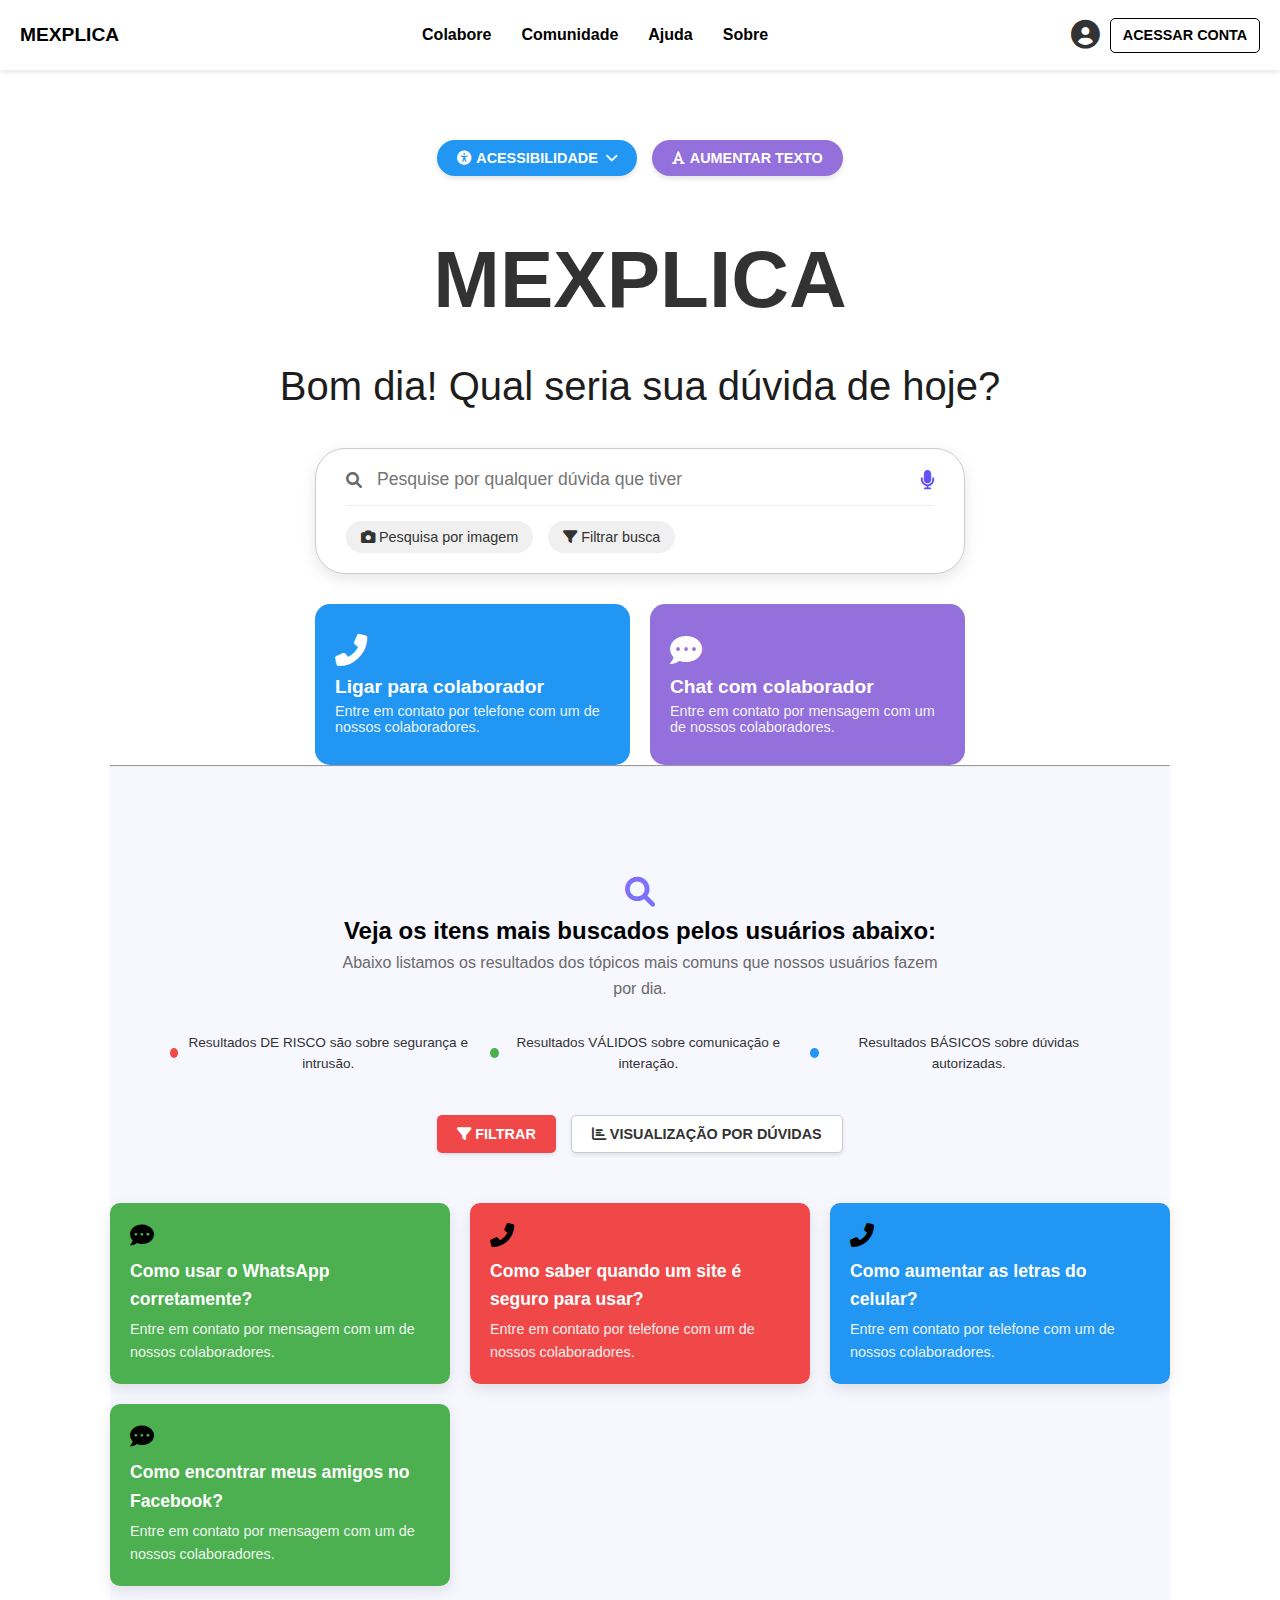
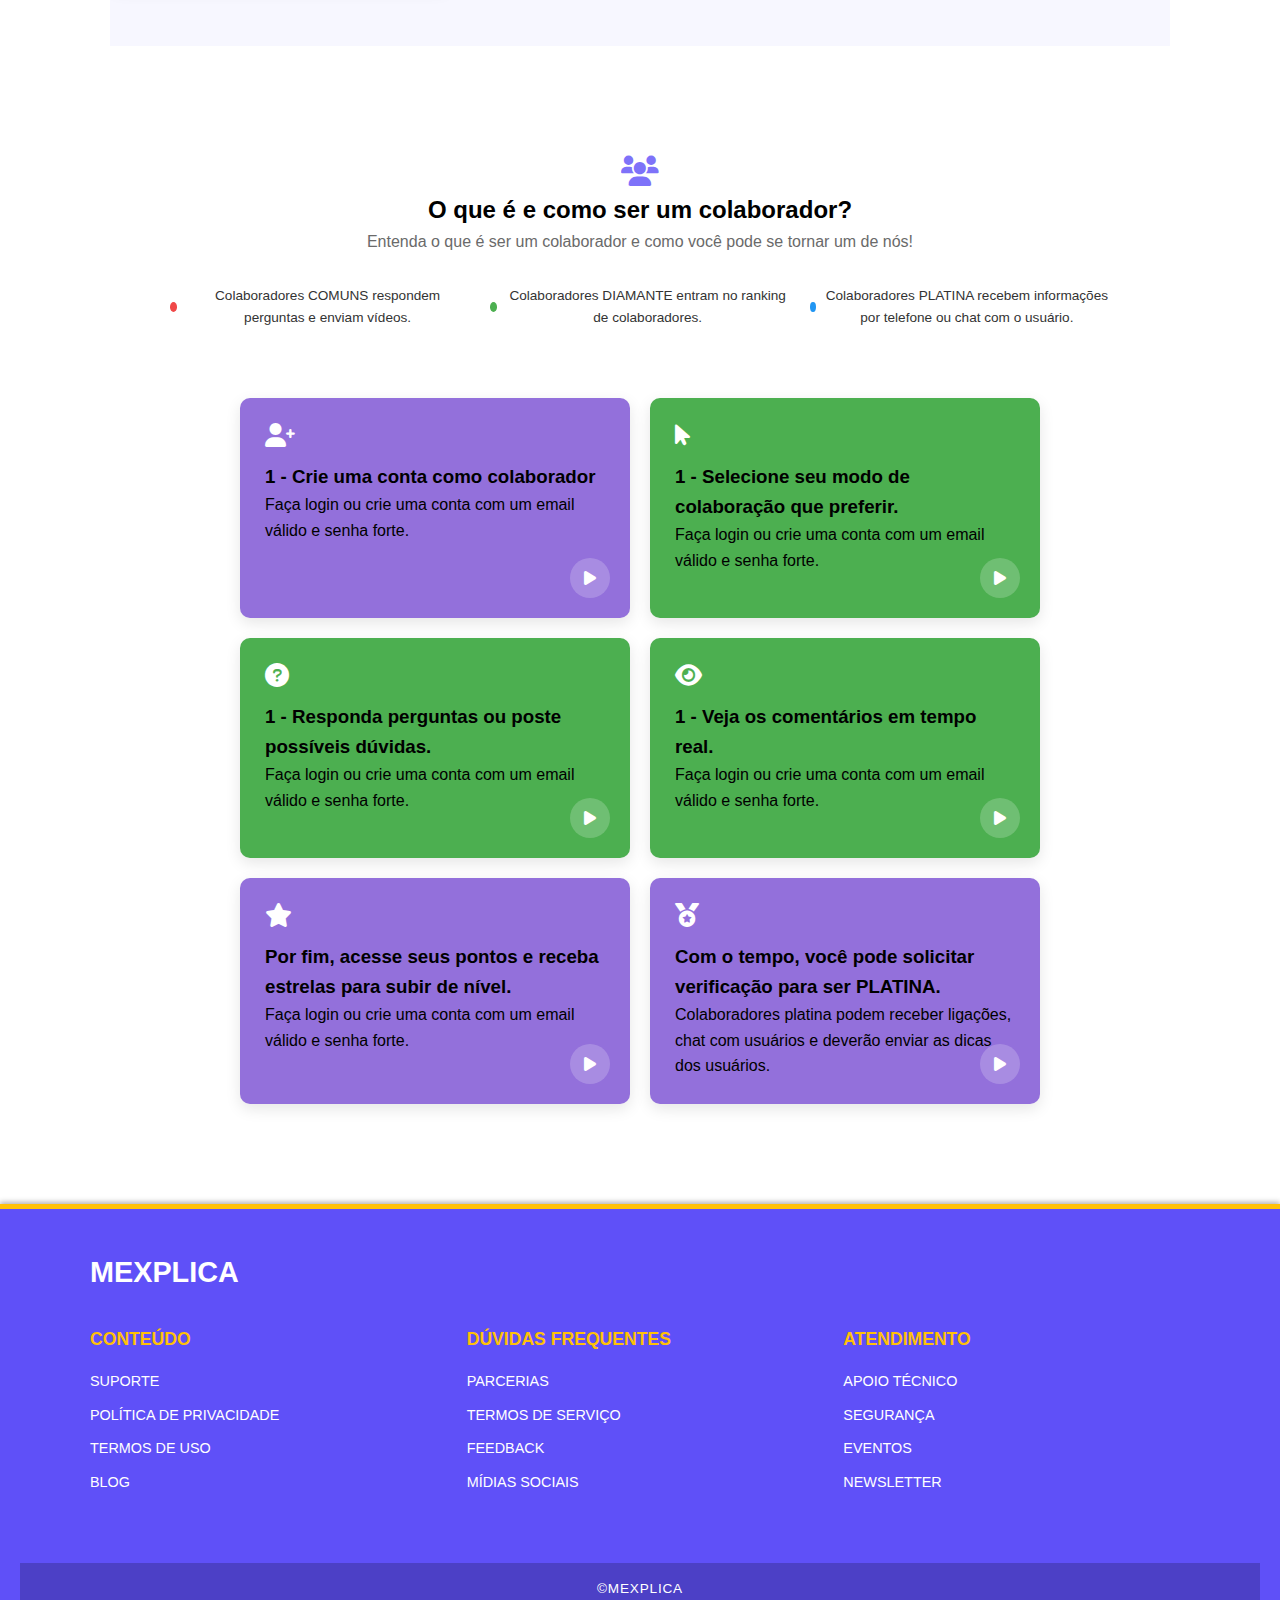
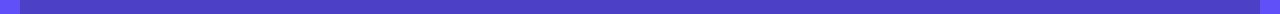
<file: index.html>
<!DOCTYPE html>
<html lang="pt-BR">
<head>
    <meta charset="UTF-8">
    <meta name="viewport" content="width=device-width, initial-scale=1.0">
    <title>MEXPLICA - Ajuda</title>
    <link rel="stylesheet" href="style_welcome.css">
    <link rel="stylesheet" href="https://cdnjs.cloudflare.com/ajax/libs/font-awesome/6.0.0-beta3/css/all.min.css">
</head>
<body> 
    <header>
        <nav>
            <div id="logo-container">
                <a href="#" style="color: #000; text-decoration: none; font-size: 1.2rem; font-weight: bold;">
                    <span>MEXPLICA</span>
                </a>
            </div>
            
            <ul id="lista" type="none">
                <li><a href="#">Colabore</a></li>
                <li><a href="#">Comunidade</a></li>
                <li><a href="#">Ajuda</a></li>
                <li><a href="#">Sobre</a></li>
            </ul>

            <div id="user-controls">
                <i class="fas fa-user-circle user-icon"></i>
                <a href="cadastro.html"><input type="button" value="acessar conta" id="acessarContaBtn"></a>
            </div>
        </nav>
    </header>
    <main>
        <div class="content-wrapper"> 
            
            <div id="config-buttons">
                <button class="config-btn blue-btn">
                    <i class="fas fa-universal-access" style="margin-right: 5px;"></i> ACESSIBILIDADE 
                    <i class="fas fa-chevron-down" style="margin-left: 8px; font-size: 0.8rem;"></i>
                </button>
                <button class="config-btn purple-btn">
                    <i class="fas fa-font" style="margin-right: 5px;"></i> AUMENTAR TEXTO
                </button>
            </div>
            
            <div id="main-icon">
                <a href="#" style="color: #000; text-decoration: none; font-size: 1.2rem; font-weight: bold; ">
                    <span style="font-size: 80px;">MEXPLICA</span>
                </a>
            </div>

            <h1>Bom dia! Qual seria sua dúvida de hoje?</h1>

            <div id="search-box-container">
                <div id="search-input-area">
                    <i class="fas fa-search"></i>
                    <input type="text" placeholder="Pesquise por qualquer dúvida que tiver" aria-label="Pesquisar">
                    <i class="fas fa-microphone" id="search-voice-btn" aria-label="Pesquisa por voz"></i>
                </div>

                <div id="search-options">
                    <button class="option-btn"><i class="fas fa-camera"></i> Pesquisa por imagem</button>
                    <button class="option-btn"><i class="fas fa-filter"></i> Filtrar busca</button>
                </div>
            </div>
            
            <div id="contact-options">
                <button class="contact-btn call-btn">
                    <i class="fas fa-phone-alt"></i>
                    <h2>Ligar para colaborador</h2>
                    <p>Entre em contato por telefone com um de nossos colaboradores.</p>
                </button>
                <button class="contact-btn chat-btn">
                    <i class="fas fa-comment-dots"></i>
                    <h2>Chat com colaborador</h2>
                    <p>Entre em contato por mensagem com um de nossos colaboradores.</p>
                </button>
            </div>
        </div>

        <hr> 
        
        <section id="most-searched-section">
            <div class="content-wrapper">
                <i class="fas fa-search search-icon-lg"></i>
                <h2>Veja os itens mais buscados pelos usuários abaixo:</h2>
                <p class="section-subtitle">
                    Abaixo listamos os resultados dos tópicos mais comuns que nossos usuários fazem por dia.
                </p>

                <div id="status-indicators">
                    <div class="indicator">
                        <span class="dot red-dot"></span>
                        <span class="text">Resultados DE RISCO são sobre segurança e intrusão.</span>
                    </div>
                    <div class="indicator">
                        <span class="dot green-dot"></span>
                        <span class="text">Resultados VÁLIDOS sobre comunicação e interação.</span>
                    </div>
                    <div class="indicator">
                        <span class="dot blue-dot"></span>
                        <span class="text">Resultados BÁSICOS sobre dúvidas autorizadas.</span>
                    </div>
                </div>

                <div id="filter-buttons">
                    <button class="filter-btn primary-btn"><i class="fas fa-filter"></i> FILTRAR </button>
                    <button class="filter-btn secondary-btn"><i class="fas fa-chart-bar"></i> VISUALIZAÇÃO POR DÚVIDAS</button>
                </div>

                <div id="topic-cards-grid">
                    <div class="topic-card valid-card">
                        <i class="fas fa-comment-dots"></i>
                        <h3>Como usar o WhatsApp corretamente?</h3>
                        <p>Entre em contato por mensagem com um de nossos colaboradores.</p>
                    </div>
                    <div class="topic-card risk-card">
                        <i class="fas fa-phone-alt"></i>
                        <h3>Como saber quando um site é seguro para usar?</h3>
                        <p>Entre em contato por telefone com um de nossos colaboradores.</p>
                    </div>
                    <div class="topic-card basic-card">
                        <i class="fas fa-phone-alt"></i>
                        <h3>Como aumentar as letras do celular?</h3>
                        <p>Entre em contato por telefone com um de nossos colaboradores.</p>
                    </div>
                    <div class="topic-card valid-card">
                        <i class="fas fa-comment-dots"></i>
                        <h3>Como encontrar meus amigos no Facebook?</h3>
                        <p>Entre em contato por mensagem com um de nossos colaboradores.</p>
                    </div>
                </div>
            </div>
        </section>

        <section id="collaborator-section">
            <div class="content-wrapper">
                <i class="fas fa-users users-icon-lg"></i>
                <h2>O que é e como ser um colaborador?</h2>
                <p class="section-subtitle">
                    Entenda o que é ser um colaborador e como você pode se tornar um de nós!
                </p>

                <div id="collaborator-indicators">
                    <div class="indicator">
                        <span class="dot red-dot"></span>
                        <span class="text">Colaboradores COMUNS respondem perguntas e enviam vídeos.</span>
                    </div>
                    <div class="indicator">
                        <span class="dot green-dot"></span>
                        <span class="text">Colaboradores DIAMANTE entram no ranking de colaboradores.</span>
                    </div>
                    <div class="indicator">
                        <span class="dot blue-dot"></span>
                        <span class="text">Colaboradores PLATINA recebem informações por telefone ou chat com o usuário.</span>
                    </div>
                </div>

                <div id="steps-grid">
                    <div class="step-card purple-step">
                        <i class="fas fa-user-plus"></i>
                        <h3>1 - Crie uma conta como colaborador</h3>
                        <p>Faça login ou crie uma conta com um email válido e senha forte.</p>
                        <div class="play-button"><i class="fas fa-play"></i></div>
                    </div>
                    <div class="step-card green-step">
                        <i class="fas fa-mouse-pointer"></i>
                        <h3>1 - Selecione seu modo de colaboração que preferir.</h3>
                        <p>Faça login ou crie uma conta com um email válido e senha forte.</p>
                        <div class="play-button"><i class="fas fa-play"></i></div>
                    </div>
                    <div class="step-card green-step">
                        <i class="fas fa-question-circle"></i>
                        <h3>1 - Responda perguntas ou poste possíveis dúvidas.</h3>
                        <p>Faça login ou crie uma conta com um email válido e senha forte.</p>
                        <div class="play-button"><i class="fas fa-play"></i></div>
                    </div>
                    <div class="step-card green-step">
                        <i class="fas fa-eye"></i>
                        <h3>1 - Veja os comentários em tempo real.</h3>
                        <p>Faça login ou crie uma conta com um email válido e senha forte.</p>
                        <div class="play-button"><i class="fas fa-play"></i></div>
                    </div>
                    <div class="step-card purple-step">
                        <i class="fas fa-star"></i>
                        <h3>Por fim, acesse seus pontos e receba estrelas para subir de nível.</h3>
                        <p>Faça login ou crie uma conta com um email válido e senha forte.</p>
                        <div class="play-button"><i class="fas fa-play"></i></div>
                    </div>
                    <div class="step-card purple-step">
                        <i class="fas fa-medal"></i>
                        <h3>Com o tempo, você pode solicitar verificação para ser PLATINA.</h3>
                        <p>Colaboradores platina podem receber ligações, chat com usuários e deverão enviar as dicas dos usuários.</p>
                        <div class="play-button"><i class="fas fa-play"></i></div>
                    </div>
                </div>
            </div>
        </section>
    </main>
    
    <footer>
        <div id="footer-content-wrapper">
            <div id="footer-logo-full">
                <span>MEXPLICA</span>
            </div>

            <div class="footer-columns">
                <div class="footer-column">
                    <h4>CONTEÚDO</h4>
                    <ul>
                        <li><a href="#">SUPORTE</a></li>
                        <li><a href="#">POLÍTICA DE PRIVACIDADE</a></li>
                        <li><a href="#">TERMOS DE USO</a></li>
                        <li><a href="#">BLOG</a></li>
                    </ul>
                </div>

                <div class="footer-column">
                    <h4>DÚVIDAS FREQUENTES</h4>
                    <ul>
                        <li><a href="#">PARCERIAS</a></li>
                        <li><a href="#">TERMOS DE SERVIÇO</a></li>
                        <li><a href="#">FEEDBACK</a></li>
                        <li><a href="#">MÍDIAS SOCIAIS</a></li>
                    </ul>
                </div>

                <div class="footer-column">
                    <h4>ATENDIMENTO</h4>
                    <ul>
                        <li><a href="#">APOIO TÉCNICO</a></li>
                        <li><a href="#">SEGURANÇA</a></li>
                        <li><a href="#">EVENTOS</a></li>
                        <li><a href="#">NEWSLETTER</a></li>
                    </ul>
                </div>
            </div>
        </div>
        <div id="footer-copyright">
            <aside>
                <a href="https://github.com/wladneijr" target="_blank" style="color: white; text-decoration: none;">
                    <p>&copy;MEXPLICA</p>
                </a>
            </aside>
        </div>
    </footer>
</body>
</html>
</file>
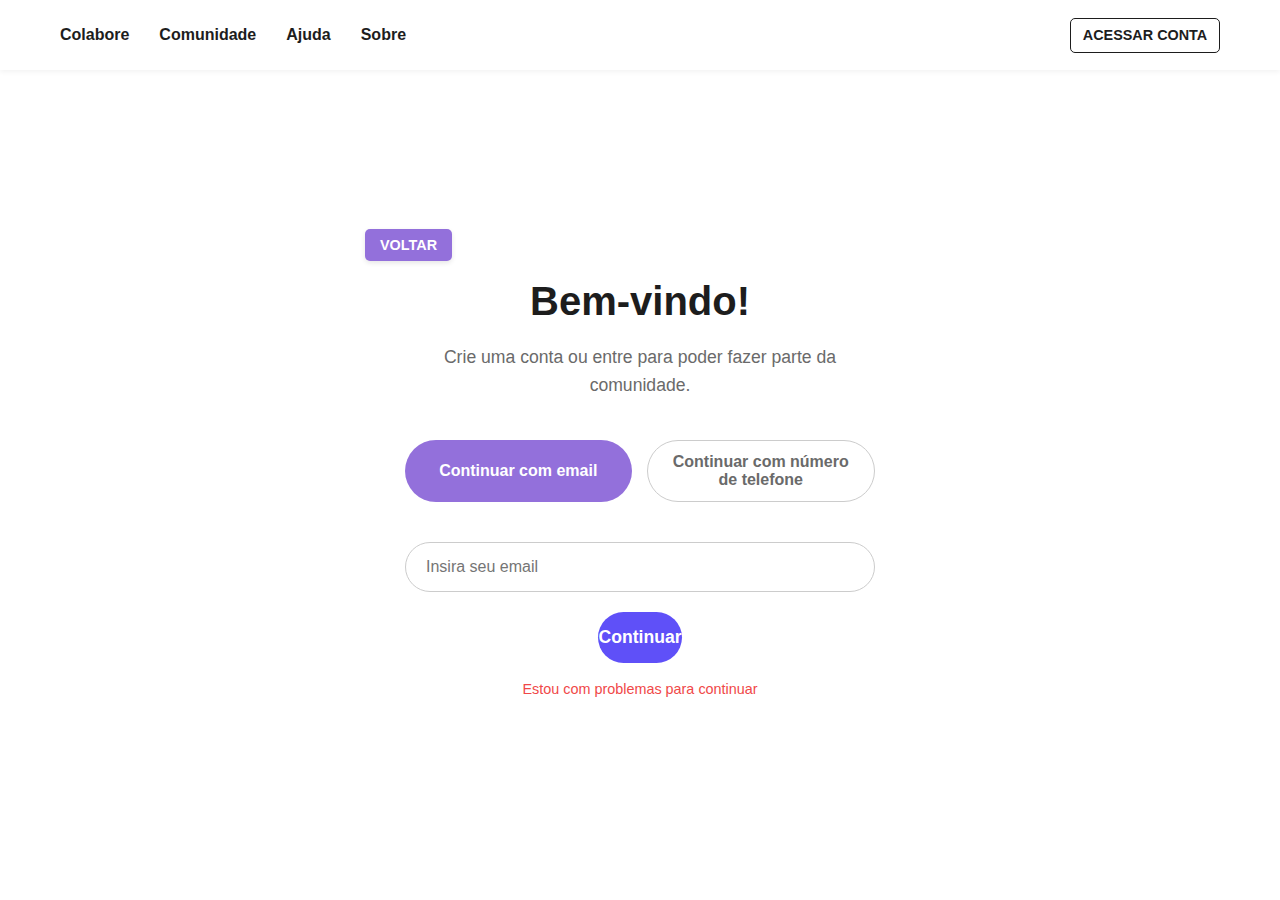
<file: cadastro.html>
<!DOCTYPE html>
<html lang="pt-BR">
<head>
    <meta charset="UTF-8">
    <meta name="viewport" content="width=device-width, initial-scale=1.0">
    <title>Netinho | Bem-vindo</title>
    <link rel="stylesheet" href="style_cadastro.css"> 
    <link rel="stylesheet" href="https://cdnjs.cloudflare.com/ajax/libs/font-awesome/6.0.0-beta3/css/all.min.css">
</head>
<body> 
    <header>
        <nav id="cadastro-nav">
            
            <ul id="lista" type="none">
                <li><a href="#">Colabore</a></li>
                <li><a href="#">Comunidade</a></li>
                <li><a href="#">Ajuda</a></li>
                <li><a href="#">Sobre</a></li>
            </ul>

            <input type="button" value="acessar conta" id="acessarContaBtn">
        </nav>
    </header>

    <main id="cadastro-main">
        <div class="cadastro-content">
            
            <a href="landing_page.html">
                <button id="back-button">
                    VOLTAR
                </button>
            </a>


            <h1 class="cadastro-title">Bem-vindo!</h1>
            <p class="cadastro-subtitle">Crie uma conta ou entre para poder fazer parte da comunidade.</p>

            <div id="signup-options">
                <button class="option-button primary-option">Continuar com email</button>
                <button class="option-button secondary-option">Continuar com número de telefone</button>
            </div>

            <form id="email-form">
                <input 
                type="email" 
                placeholder="Insira seu email" 
                aria-label="Insira seu email" 
                required
                pattern="[a-zA-Z0-9._%+-]+@[a-zA-Z0-9.-]+\.[a-zA-Z]{2,}$"
                title="Por favor, insira um endereço de e-mail válido (ex: nome@exemplo.com)" >
            <a href="index.html"><button type="submit" class="continue-button">Continuar</button></a>
                <p class="form-error-message">Estou com problemas para continuar</p>
            </form>

        </div>
    </main>
    
    </body>
</html>
</file>
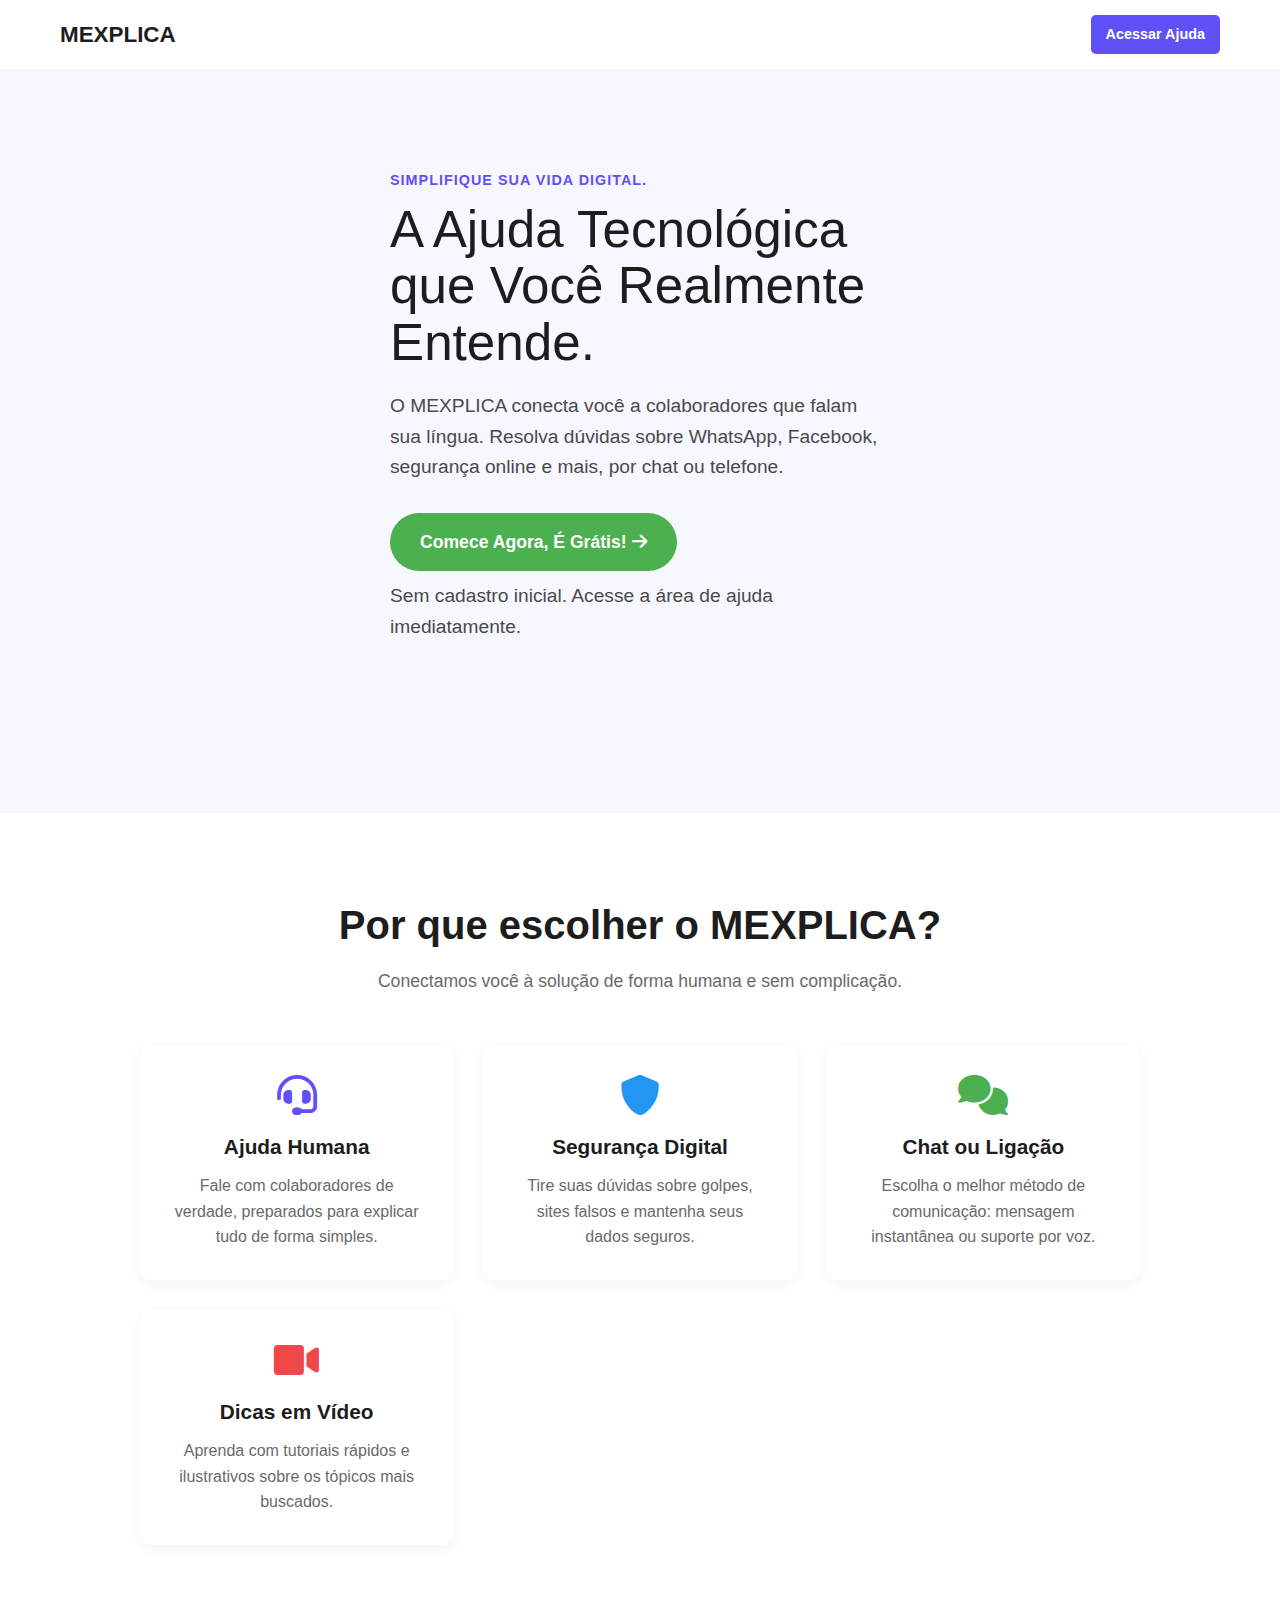
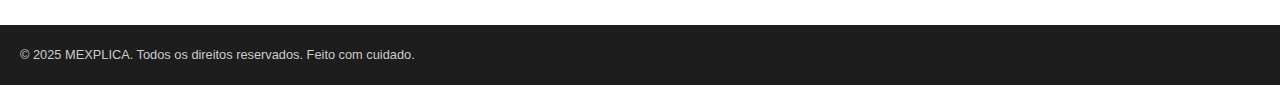
<file: landing_page.html>
<!DOCTYPE html>
<html lang="pt-BR">
<head>
    <meta charset="UTF-8">
    <meta name="viewport" content="width=device-width, initial-scale=1.0">
    <title>MEXPLICA | Ajuda Tecnológica Simplificada</title>
    <link rel="stylesheet" href="style_landing.css">
    <link rel="stylesheet" href="https://cdnjs.cloudflare.com/ajax/libs/font-awesome/6.0.0-beta3/css/all.min.css">
</head>
<body> 
    <header id="landing-header">
        <nav>
            <div id="logo-container">
                <span class="logo-text">MEXPLICA</span>
            </div>
            <a href="index.html" class="btn-primary-small">Acessar Ajuda</a>
        </nav>
    </header>

    <main>
        <section id="hero-section">
            <div class="hero-content">
                <span class="tagline">Simplifique sua vida digital.</span>
                <h1>A Ajuda Tecnológica que Você Realmente Entende.</h1>
                <p>
                    O MEXPLICA conecta você a colaboradores que falam sua língua. Resolva dúvidas sobre WhatsApp, Facebook, segurança online e mais, por chat ou telefone.
                </p>
                <div class="hero-cta-group">
                    <a href="index.html" class="btn-cta">
                        Comece Agora, É Grátis! <i class="fas fa-arrow-right"></i>
                    </a>
                    <p class="small-text">Sem cadastro inicial. Acesse a área de ajuda imediatamente.</p>
                </div>
            </div>
                
            </div>
        </section>
        
        <section id="benefits-section">
            <div class="section-header">
                <h2>Por que escolher o MEXPLICA?</h2>
                <p>Conectamos você à solução de forma humana e sem complicação.</p>
            </div>
            <div class="benefits-grid">
                <div class="benefit-card">
                    <i class="fas fa-headset icon-benefit purple"></i>
                    <h3>Ajuda Humana</h3>
                    <p>Fale com colaboradores de verdade, preparados para explicar tudo de forma simples.</p>
                </div>
                <div class="benefit-card">
                    <i class="fas fa-shield-alt icon-benefit blue"></i>
                    <h3>Segurança Digital</h3>
                    <p>Tire suas dúvidas sobre golpes, sites falsos e mantenha seus dados seguros.</p>
                </div>
                <div class="benefit-card">
                    <i class="fas fa-comments icon-benefit green"></i>
                    <h3>Chat ou Ligação</h3>
                    <p>Escolha o melhor método de comunicação: mensagem instantânea ou suporte por voz.</p>
                </div>
                <div class="benefit-card">
                    <i class="fas fa-video icon-benefit red"></i>
                    <h3>Dicas em Vídeo</h3>
                    <p>Aprenda com tutoriais rápidos e ilustrativos sobre os tópicos mais buscados.</p>
                </div>
            </div>
        </section>

    </main>
    
    <footer id="landing-footer">
        <p>&copy; 2025 MEXPLICA. Todos os direitos reservados. Feito com cuidado.</p>
    </footer>
</body>
</html>
</file>
<file: style_welcome.css>
* {
    margin: 0;
    padding: 0;
    box-sizing: border-box;
}

:root {
    --cor-principal: #5F50F8; /* Roxo */
    --cor-secundaria: #fff;
    --cor-texto-principal: #1d1d1d;
    --cor-texto-secundario: #6a6a6a;
    --cor-suporte: #FFC107; /* Amarelo/Laranja */
    --cor-btn-azul: #2196F3;
    --cor-btn-roxo: #9370DB;
    --cor-btn-verde: #4CAF50;
    --cor-btn-vermelho: #f04848;
    --cor-fundo-secao: #f7f7ff;
}

body {
    background: #fff;
    font-family: 'Segoe UI', Tahoma, Geneva, Verdana, sans-serif;
    color: #000000;
    line-height: 1.6;
    min-height: 100vh;
    display: flex;
    flex-direction: column;
}

header {
    margin-bottom: 20px;
}

nav {
    background-color: #ffffff;
    box-shadow: 0 2px 5px rgba(0, 0, 0, 0.1); 
    padding: 0 20px; 
    display: flex; 
    align-items: center; 
    justify-content: space-between;
    height: 70px; 
    position: relative;
}

#logo-container {
    flex-grow: 0;
}

nav ul#lista {
    list-style: none;
    display: flex;
    gap: 30px;
    padding: 0; 
    flex-grow: 1;
    justify-content: center; /* Centraliza os links */
}

nav ul#lista li {
    cursor: pointer;
    font-weight: 600;
    font-size: 1rem;
    transition: color 0.3s ease;
    user-select: none;
}

nav ul#lista li a {
    color: #000;
    text-decoration: none;
}

nav ul#lista li:hover a {
    color: var(--cor-principal); 
}


#user-controls {
    display: flex;
    align-items: center;
    gap: 10px;
}

.user-icon {
    font-size: 1.8rem;
    color: #333; 
    cursor: pointer;
}

#acessarContaBtn {
    background-color: #ffffff; 
    color: #000;
    border: 1px solid #000; 
    border-radius: 5px; 
    height: 35px;
    width: 150px;
    font-weight: bold;
    cursor: pointer;
    transition: background-color 0.3s ease;
    text-transform: uppercase;
    font-size: 0.9rem;
}

#acessarContaBtn:hover {
    background-color: #f0f0f0;
}


main {
    flex-grow: 1;
    max-width: 1100px; 
    margin: 0 auto 40px;
    padding: 0 20px;
    width: 100%;
}

.content-wrapper { 
    display: flex;
    flex-direction: column;
    align-items: center;
    padding-top: 50px; 
}

h1{
    color: var(--cor-texto-principal);
    font-size: 40px;
    text-align: center;
    font-weight: 500;
    margin-bottom: 30px;
}

#main-icon {
    font-size: 80px;
    color: var(--cor-principal); 
    margin-bottom: 10px;
    opacity: 0.8;
}

#config-buttons {
    display: flex;
    gap: 15px;
    margin-bottom: 40px;
}

.config-btn {
    display: flex;
    align-items: center;
    padding: 10px 20px;
    border: none;
    border-radius: 20px; 
    color: white;
    font-weight: bold;
    cursor: pointer;
    font-size: 0.9rem;
    box-shadow: 0 3px 5px rgba(0, 0, 0, 0.1);
}

.blue-btn { background-color: var(--cor-btn-azul); }
.purple-btn { background-color: var(--cor-btn-roxo); }

#search-box-container {
    width: 100%;
    max-width: 650px; 
    background-color: white;
    border: 1px solid #ccc;
    border-radius: 30px;
    padding: 20px 30px;
    margin-bottom: 30px;
    box-shadow: 0 5px 15px rgba(0, 0, 0, 0.1);
}

#search-input-area {
    display: flex;
    align-items: center;
    margin-bottom: 15px;
}

#search-input-area input[type="text"] {
    border: none;
    outline: none;
    font-size: 1.1rem;
    width: 100%;
    padding: 0 15px;
}

#search-input-area .fa-search { color: #6a6a6a; }

#search-voice-btn {
    font-size: 1.2rem;
    cursor: pointer;
    color: var(--cor-principal);
}

#search-options {
    display: flex;
    gap: 15px;
    padding-top: 15px;
    border-top: 1px solid #eee;
    margin-top: 10px;
}

.option-btn {
    background-color: #f0f0f0;
    border: none;
    padding: 8px 15px;
    border-radius: 20px;
    font-size: 0.9rem;
    cursor: pointer;
    color: #333;
    font-weight: 500;
}

#contact-options {
    display: flex;
    gap: 20px;
    width: 100%;
    max-width: 650px;
}

.contact-btn {
    flex: 1; 
    padding: 30px 20px;
    border: none;
    border-radius: 15px;
    color: white;
    text-align: left;
    cursor: pointer;
    transition: transform 0.2s ease, box-shadow 0.2s ease;
}

.contact-btn i {
    display: block;
    font-size: 2rem;
    margin-bottom: 10px;
}

.contact-btn h2 {
    color: white;
    font-size: 1.2rem;
    margin-bottom: 5px;
    text-align: left;
    font-weight: bold;
}

.contact-btn p {
    color: white;
    font-size: 0.9rem;
    opacity: 0.9;
}

.call-btn { background-color: var(--cor-btn-azul); }
.chat-btn { background-color: var(--cor-btn-roxo); }

.contact-btn:hover {
    transform: translateY(-5px);
    box-shadow: 0 10px 20px rgba(0, 0, 0, 0.2);
}

section {
    padding: 60px 0;
    text-align: center;
    width: 100%;
}

#most-searched-section {
    background-color: var(--cor-fundo-secao);
}

.search-icon-lg, .users-icon-lg {
    font-size: 30px;
    color: var(--cor-principal); 
    margin-bottom: 5px;
    opacity: 0.8;
}

.section-subtitle {
    max-width: 600px;
    margin: 0 auto 30px;
    color: var(--cor-texto-secundario);
    font-size: 1rem;
}

#status-indicators, #collaborator-indicators {
    display: flex;
    justify-content: center;
    flex-wrap: wrap;
    gap: 20px;
    margin-bottom: 40px;
    padding: 0 10px;
}

.indicator {
    display: flex;
    align-items: center;
    max-width: 300px;
    font-size: 0.85rem;
    font-weight: 500;
    color: #333;
}

.dot {
    display: inline-block;
    width: 10px;
    height: 10px;
    border-radius: 50%;
    margin-right: 8px;
}

.red-dot { background-color: var(--cor-btn-vermelho); }
.green-dot { background-color: var(--cor-btn-verde); }
.blue-dot { background-color: var(--cor-btn-azul); }

/* --- BOTÕES DE FILTRO --- */
#filter-buttons {
    display: flex;
    justify-content: center;
    gap: 15px;
    margin-bottom: 50px;
}

.filter-btn {
    padding: 10px 20px;
    border: none;
    border-radius: 5px;
    font-weight: bold;
    cursor: pointer;
    font-size: 0.9rem;
    box-shadow: 0 2px 4px rgba(0, 0, 0, 0.1);
}

.primary-btn { background-color: var(--cor-btn-vermelho); color: white; }
.secondary-btn { background-color: #fff; color: #333; border: 1px solid #ccc; }

/* --- CARDS DE TÓPICOS MAIS BUSCADOS (GRID) --- */
#topic-cards-grid {
    display: grid;
    grid-template-columns: repeat(auto-fit, minmax(300px, 1fr));
    gap: 20px;
    max-width: 100%;
    margin: 0 auto;
}

.topic-card {
    padding: 20px;
    border-radius: 10px;
    text-align: left;
    box-shadow: 0 5px 15px rgba(0, 0, 0, 0.1);
    transition: transform 0.2s ease;
}

.topic-card:hover { transform: translateY(-5px); }

.topic-card i {
    font-size: 1.5rem;
    margin-bottom: 10px;
    display: block;
}

.topic-card h3 {
    font-size: 1.1rem;
    margin-bottom: 5px;
    color: white;
}

.topic-card p {
    font-size: 0.9rem;
    color: white;
    opacity: 0.9;
}

.valid-card { background-color: var(--cor-btn-verde); } 
.risk-card { background-color: var(--cor-btn-vermelho); } 
.basic-card { background-color: var(--cor-btn-azul); } 


/* --- CARDS DE ETAPAS DO COLABORADOR (GRID) --- */
#steps-grid {
    display: grid;
    grid-template-columns: repeat(2, 1fr);
    gap: 20px;
    max-width: 800px;
    margin: 30px auto 0;
}

.step-card {
    padding: 25px;
    border-radius: 10px;
    text-align: left;
    box-shadow: 0 5px 15px rgba(0, 0, 0, 0.1);
    min-height: 220px;
    position: relative;
}

.step-card i {
    font-size: 1.5rem;
    margin-bottom: 15px;
    display: block;
    color: white;
}

.play-button {
    position: absolute;
    bottom: 20px;
    right: 20px;
    background-color: rgba(255, 255, 255, 0.2);
    border-radius: 50%;
    width: 40px;
    height: 40px;
    display: flex;
    justify-content: center;
    align-items: center;
    cursor: pointer;
    transition: background-color 0.2s ease;
}

.play-button:hover { background-color: rgba(255, 255, 255, 0.4); }

.play-button i {
    font-size: 1rem;
    color: white;
    margin: 0;
}

.purple-step { background-color: var(--cor-btn-roxo); } 
.green-step { background-color: var(--cor-btn-verde); } 

/* --- NOVO FOOTER ESTILOS COMPLETOS --- */
footer {
    background-color: var(--cor-principal); 
    color: var(--cor-secundaria); 
    padding: 40px 20px 0; 
    text-align: center;
    box-shadow: 0 -2px 5px rgba(0, 0, 0, 0.3);
    border-top: 5px solid var(--cor-suporte); /* Linha amarela no topo */
}

#footer-content-wrapper {
    display: flex;
    justify-content: space-between;
    max-width: 1100px; 
    margin: 0 auto;
    padding-bottom: 30px;
    flex-wrap: wrap;
}

#footer-logo-full {
    display: flex;
    flex-direction: column; 
    align-items: flex-start;
    font-size: 2.5rem; 
    font-weight: bold;
    color: white;
    margin-bottom: 30px;
    flex-basis: 100%; 
    text-align: left;
}

#footer-logo-full i {
    font-size: 3rem; 
    margin-bottom: 10px;
    color: var(--cor-suporte);
}

#footer-logo-full span {
    font-size: 1.8rem; 
    color: white;
}


.footer-columns {
    display: flex;
    justify-content: space-between;
    flex-grow: 1; 
    gap: 30px; 
    flex-wrap: wrap; 
}

.footer-column {
    flex: 1; 
    min-width: 150px; 
    text-align: left;
}

.footer-column h4 {
    font-size: 1.1rem;
    color: var(--cor-suporte);
    margin-bottom: 15px;
    text-transform: uppercase;
}

.footer-column ul {
    list-style: none;
    padding: 0;
}

.footer-column ul li {
    margin-bottom: 8px;
}

.footer-column ul li a {
    color: white;
    text-decoration: none;
    font-size: 0.9rem;
    transition: color 0.3s ease;
}

.footer-column ul li a:hover {
    color: var(--cor-suporte);
}

#footer-copyright {
    background-color: rgba(0, 0, 0, 0.2); 
    padding: 15px 0;
    margin-top: 30px; 
}

#footer-copyright aside p {
    margin: 0;
    font-weight: 500;
    letter-spacing: 0.8px;
    font-size: 0.85rem;
}

#footer-copyright aside p:hover{
    color: var(--cor-suporte);
}


/* --- RESPONSIVIDADE --- */
@media (max-width: 768px) {
    /* Header */
    nav ul#lista {
        display: none; 
    }
    #user-controls {
        gap: 5px;
    }
    .user-icon {
        display: none; /* Oculta o ícone de usuário para dar mais espaço ao botão */
    }

    /* Conteúdo Principal */
    .content-wrapper { padding-top: 30px; }
    h1 { font-size: 30px; }
    #config-buttons { flex-direction: column; gap: 10px; width: 80%; }
    #status-indicators, #collaborator-indicators { flex-direction: column; align-items: flex-start; padding-left: 20px; }
    #filter-buttons { flex-direction: column; gap: 10px; width: 80%; margin: 0 auto 40px; }
    #contact-options { flex-direction: column; gap: 15px; max-width: 80%; }
    .contact-btn { width: 100%; }
    #steps-grid { grid-template-columns: 1fr; max-width: 90%; }
    #topic-cards-grid { grid-template-columns: 1fr; max-width: 90%; }
    
    /* Footer */
    #footer-content-wrapper {
        flex-direction: column;
        align-items: center;
        text-align: center;
    }

    #footer-logo-full {
        align-items: center;
        margin-bottom: 40px;
        flex-basis: auto;
    }

    .footer-columns {
        flex-direction: column;
        gap: 20px;
        width: 100%;
    }

    .footer-column {
        text-align: center;
        min-width: auto;
    }
}
</file>
<file: style_cadastro.css>
:root {
    --cor-principal: #5F50F8; 
    --cor-secundaria: #fff;
    --cor-texto-principal: #1d1d1d;
    --cor-texto-secundario: #6a6a6a;
    --cor-suporte: #FFC107;
    --cor-btn-azul: #2196F3; 
    --cor-btn-roxo: #9370DB; 
    --cor-btn-verde: #4CAF50;
    --cor-btn-vermelho: #f04848;
}

* {
    margin: 0;
    padding: 0;
    box-sizing: border-box;
}

body {
    background: var(--cor-secundaria);
    font-family: 'Segoe UI', Tahoma, Geneva, Verdana, sans-serif;
    color: var(--cor-texto-principal);
    line-height: 1.6;
    min-height: 100vh;
    display: flex;
    flex-direction: column;
}

header {
    background-color: var(--cor-secundaria);
    box-shadow: 0 2px 5px rgba(0, 0, 0, 0.05);
}

#cadastro-nav {
    display: flex;
    align-items: center;
    justify-content: space-between;
    max-width: 1200px;
    margin: 0 auto;
    padding: 15px 20px;
    height: 70px;
}

#cadastro-nav #logo-container {
    /* Alinha o logo à esquerda */
    margin-right: auto;
}

#cadastro-nav #lista {
    list-style: none;
    display: flex;
    gap: 30px;
    padding: 0;
}

#cadastro-nav #lista li a {
    color: var(--cor-texto-principal);
    text-decoration: none;
    font-weight: 600;
}

#acessarContaBtn {
    background-color: var(--cor-secundaria); 
    color: var(--cor-texto-principal);
    border: 1px solid var(--cor-texto-principal); 
    border-radius: 5px; 
    height: 35px;
    width: 150px;
    font-weight: bold;
    cursor: pointer;
    text-transform: uppercase;
    font-size: 0.9rem;
    margin-left: 20px;
    transition: background-color 0.3s;
}

#acessarContaBtn:hover {
    background-color: #f0f0f0;
}


#cadastro-main {
    flex-grow: 1;
    display: flex;
    justify-content: center;
    align-items: center; 
    padding: 50px 20px;
}

.cadastro-content {
    width: 100%;
    max-width: 550px; 
    text-align: center;
    padding: 40px;
    position: relative;
}

#back-button {
    background-color: var(--cor-btn-roxo); 
    color: white;
    padding: 8px 15px;
    border: none;
    border-radius: 5px;
    cursor: pointer;
    font-weight: bold;
    font-size: 0.9rem;
    position: absolute; 
    top: 0;
    left: 0;
    display: flex;
    align-items: center;
    gap: 8px;
    transition: opacity 0.2s;
    box-shadow: 0 2px 5px rgba(0, 0, 0, 0.1);
}

#main-icon.small-icon {
    font-size: 50px;
    color: var(--cor-btn-roxo); /* Roxo claro */
    margin-bottom: 20px;
}

.cadastro-title {
    font-size: 2.5rem;
    font-weight: 600;
    margin-bottom: 10px;
}

.cadastro-subtitle {
    font-size: 1.1rem;
    color: var(--cor-texto-secundario);
    margin-bottom: 40px;
}

#signup-options {
    display: flex;
    justify-content: center;
    gap: 15px;
    margin-bottom: 40px;
    width: 100%;
}

.option-button {
    flex: 1;
    padding: 12px 25px;
    border-radius: 50px;
    font-size: 1rem;
    font-weight: 600;
    cursor: pointer;
    transition: background-color 0.2s;
}

.primary-option {
    background-color: var(--cor-btn-roxo);
    color: white;
    border: none;
}

.secondary-option {
    background-color: white;
    color: var(--cor-texto-secundario);
    border: 1px solid #ccc;
}

#email-form {
    display: flex;
    flex-direction: column;
    align-items: center;
    width: 100%;
}

#email-form input[type="email"] {
    width: 100%;
    padding: 15px 20px;
    margin-bottom: 20px;
    border: 1px solid #ccc;
    border-radius: 50px; 
    font-size: 1rem;
    text-align: left;
    outline: none;
    transition: border-color 0.2s;
}

#email-form input[type="email"]:focus {
    border-color: var(--cor-principal);
}

.continue-button {
    width: 100%;
    max-width: 400px; 
    padding: 15px 0;
    background-color: var(--cor-principal);
    color: white;
    border: none;
    border-radius: 50px;
    font-size: 1.1rem;
    font-weight: bold;
    cursor: pointer;
    transition: background-color 0.2s;
}

.continue-button:hover {
    background-color: #4a38e8;
}

.form-error-message {
    margin-top: 15px;
    font-size: 0.9rem;
    color: var(--cor-btn-vermelho); 
    cursor: pointer;
}

/* --- RESPONSIVIDADE --- */
@media (max-width: 600px) {
    #cadastro-main {
        align-items: flex-start;
        padding-top: 30px;
    }
    .cadastro-content {
        padding: 0 10px;
    }
    #signup-options {
        flex-direction: column;
        gap: 10px;
    }
    .option-button {
        width: 100%;
    }
    /* Move o botão voltar para dentro do fluxo do documento e alinha à esquerda */
    #back-button {
        position: static;
        margin-bottom: 30px;
    }
}
</file>
<file: style_landing.css>
:root {
    --cor-principal: #5F50F8; /* Roxo */
    --cor-secundaria: #fff;
    --cor-texto-principal: #1d1d1d;
    --cor-btn-azul: #2196F3;
    --cor-btn-roxo: #9370DB;
    --cor-btn-verde: #4CAF50;
    --cor-btn-vermelho: #f04848;
    --cor-fundo-secao: #f7f7ff;
}

* {
    margin: 0;
    padding: 0;
    box-sizing: border-box;
}

body {
    font-family: 'Segoe UI', Tahoma, Geneva, Verdana, sans-serif;
    color: var(--cor-texto-principal);
    line-height: 1.6;
}

section {
    padding: 80px 20px;
    text-align: center;
}

.section-header {
    max-width: 700px;
    margin: 0 auto 50px;
}

.section-header h2 {
    font-size: 2.5rem;
    color: var(--cor-texto-principal);
    margin-bottom: 10px;
}

.section-header p {
    font-size: 1.1rem;
    color: #6a6a6a;
}


.btn-cta {
    display: inline-block;
    background-color: var(--cor-btn-verde);
    color: white;
    padding: 15px 30px;
    border-radius: 50px;
    text-decoration: none;
    font-weight: bold;
    font-size: 1.1rem;
    transition: background-color 0.3s ease, transform 0.2s ease;
}

.btn-cta:hover {
    background-color: #3e8e41;
    transform: translateY(-2px);
}

.large-cta {
    font-size: 1.3rem;
    padding: 18px 40px;
}

.btn-primary-small {
    background-color: var(--cor-principal);
    color: white;
    padding: 8px 15px;
    border-radius: 5px;
    text-decoration: none;
    font-weight: 600;
    font-size: 0.9rem;
    transition: opacity 0.3s;
}

.btn-primary-small:hover {
    opacity: 0.9;
}


#landing-header {
    background-color: var(--cor-secundaria);
    box-shadow: 0 2px 5px rgba(0, 0, 0, 0.05);
}

#landing-header nav {
    display: flex;
    justify-content: space-between;
    align-items: center;
    max-width: 1200px;
    margin: 0 auto;
    padding: 15px 20px;
}

#landing-header #logo-container {
    display: flex;
    align-items: center;
}

.logo-text {
    font-size: 1.4rem;
    font-weight: bold;
    color: var(--cor-texto-principal);
}


#hero-section {
    background-color: var(--cor-fundo-secao);
    padding: 100px 20px;
    display: flex;
    flex-wrap: wrap;
    align-items: center;
    justify-content: space-around;
    text-align: left;
}

.hero-content {
    max-width: 500px;
    margin-bottom: 40px;
}

.tagline {
    display: block;
    color: var(--cor-principal);
    font-weight: 600;
    letter-spacing: 1px;
    text-transform: uppercase;
    margin-bottom: 10px;
    font-size: 0.9rem;
}

#hero-section h1 {
    font-size: 3.2rem;
    font-weight: 300;
    line-height: 1.1;
    margin-bottom: 20px;
    color: var(--cor-texto-principal);
}

#hero-section h1 strong {
    font-weight: 700;
}

#hero-section p {
    font-size: 1.2rem;
    color: #4a4a4a;
    margin-bottom: 30px;
}

.hero-cta-group {
    display: flex;
    flex-direction: column;
    align-items: flex-start;
    gap: 10px;
}

.small-text {
    font-size: 0.85rem;
    color: #6a6a6a;
}

.hero-image-placeholder {
    width: 450px;
    height: 300px;
    background-color: #e0e0f0;
    border-radius: 10px;
}

#benefits-section {
    background-color: white;
}

.benefits-grid {
    display: grid;
    grid-template-columns: repeat(auto-fit, minmax(250px, 1fr));
    gap: 30px;
    max-width: 1000px;
    margin: 0 auto;
}

.benefit-card {
    padding: 30px;
    border-radius: 10px;
    text-align: center;
    box-shadow: 0 4px 15px rgba(0, 0, 0, 0.05);
    transition: transform 0.3s;
}

.benefit-card:hover {
    transform: translateY(-5px);
    box-shadow: 0 8px 20px rgba(0, 0, 0, 0.1);
}

.icon-benefit {
    font-size: 2.5rem;
    margin-bottom: 15px;
    display: block;
}

.benefit-card h3 {
    font-size: 1.3rem;
    margin-bottom: 10px;
    color: var(--cor-texto-principal);
}

.benefit-card p {
    color: #6a6a6a;
}

/* Cores dos Ícones */
.icon-benefit.purple { color: var(--cor-principal); }
.icon-benefit.blue { color: var(--cor-btn-azul); }
.icon-benefit.green { color: var(--cor-btn-verde); }
.icon-benefit.red { color: var(--cor-btn-vermelho); }


#social-proof-section {
    background-color: var(--cor-fundo-secao);
}

.proof-content {
    max-width: 800px;
    margin: 0 auto;
}

#social-proof-section i {
    font-size: 3rem;
    color: var(--cor-btn-roxo);
    margin-bottom: 10px;
}

#social-proof-section h2 {
    font-size: 2rem;
    margin-bottom: 40px;
    color: var(--cor-texto-principal);
}

.stats-grid {
    display: flex;
    justify-content: space-around;
    margin-bottom: 40px;
}

.stat-number {
    display: block;
    font-size: 2.5rem;
    font-weight: bold;
    color: var(--cor-principal);
    margin-bottom: 5px;
}

.stat-label {
    font-size: 1rem;
    color: #6a6a6a;
}

.testimonial {
    font-style: italic;
    font-size: 1.2rem;
    padding: 20px;
    border-left: 5px solid var(--cor-btn-verde);
    background-color: #fff;
    margin-top: 30px;
    box-shadow: 0 2px 10px rgba(0, 0, 0, 0.05);
}

.testimonial footer {
    display: block;
    margin-top: 10px;
    font-style: normal;
    font-size: 0.9rem;
    color: #333;
    font-weight: bold;
}


#final-cta-section {
    background: linear-gradient(135deg, var(--cor-principal), var(--cor-btn-roxo));
    color: white;
    padding: 100px 20px;
}

#final-cta-section h2 {
    font-size: 2.5rem;
    margin-bottom: 10px;
    color: white;
}

#final-cta-section p {
    font-size: 1.2rem;
    margin-bottom: 40px;
}

#landing-footer {
    background-color: var(--cor-texto-principal);
    color: #ccc;
    padding: 20px;
    font-size: 0.8rem;
}


/* --- RESPONSIVIDADE --- */
@media (max-width: 900px) {
    #hero-section {
        flex-direction: column;
        text-align: center;
        padding: 60px 20px;
    }
    .hero-content {
        max-width: 100%;
        margin-bottom: 40px;
        align-items: center;
    }
    #hero-section h1 {
        font-size: 2.5rem;
    }
    .hero-cta-group {
        align-items: center;
    }
    .hero-image-placeholder {
        width: 100%;
        max-width: 400px;
        height: 250px;
    }
    .stats-grid {
        flex-direction: column;
        gap: 20px;
    }
    .stat-item {
        width: 100%;
    }
}

@media (max-width: 600px) {
    .section-header h2 {
        font-size: 2rem;
    }
    #final-cta-section h2 {
        font-size: 2rem;
    }
    .btn-cta {
        font-size: 1rem;
        padding: 12px 25px;
    }
    .large-cta {
        font-size: 1.1rem;
        padding: 15px 30px;
    }
}
</file>
